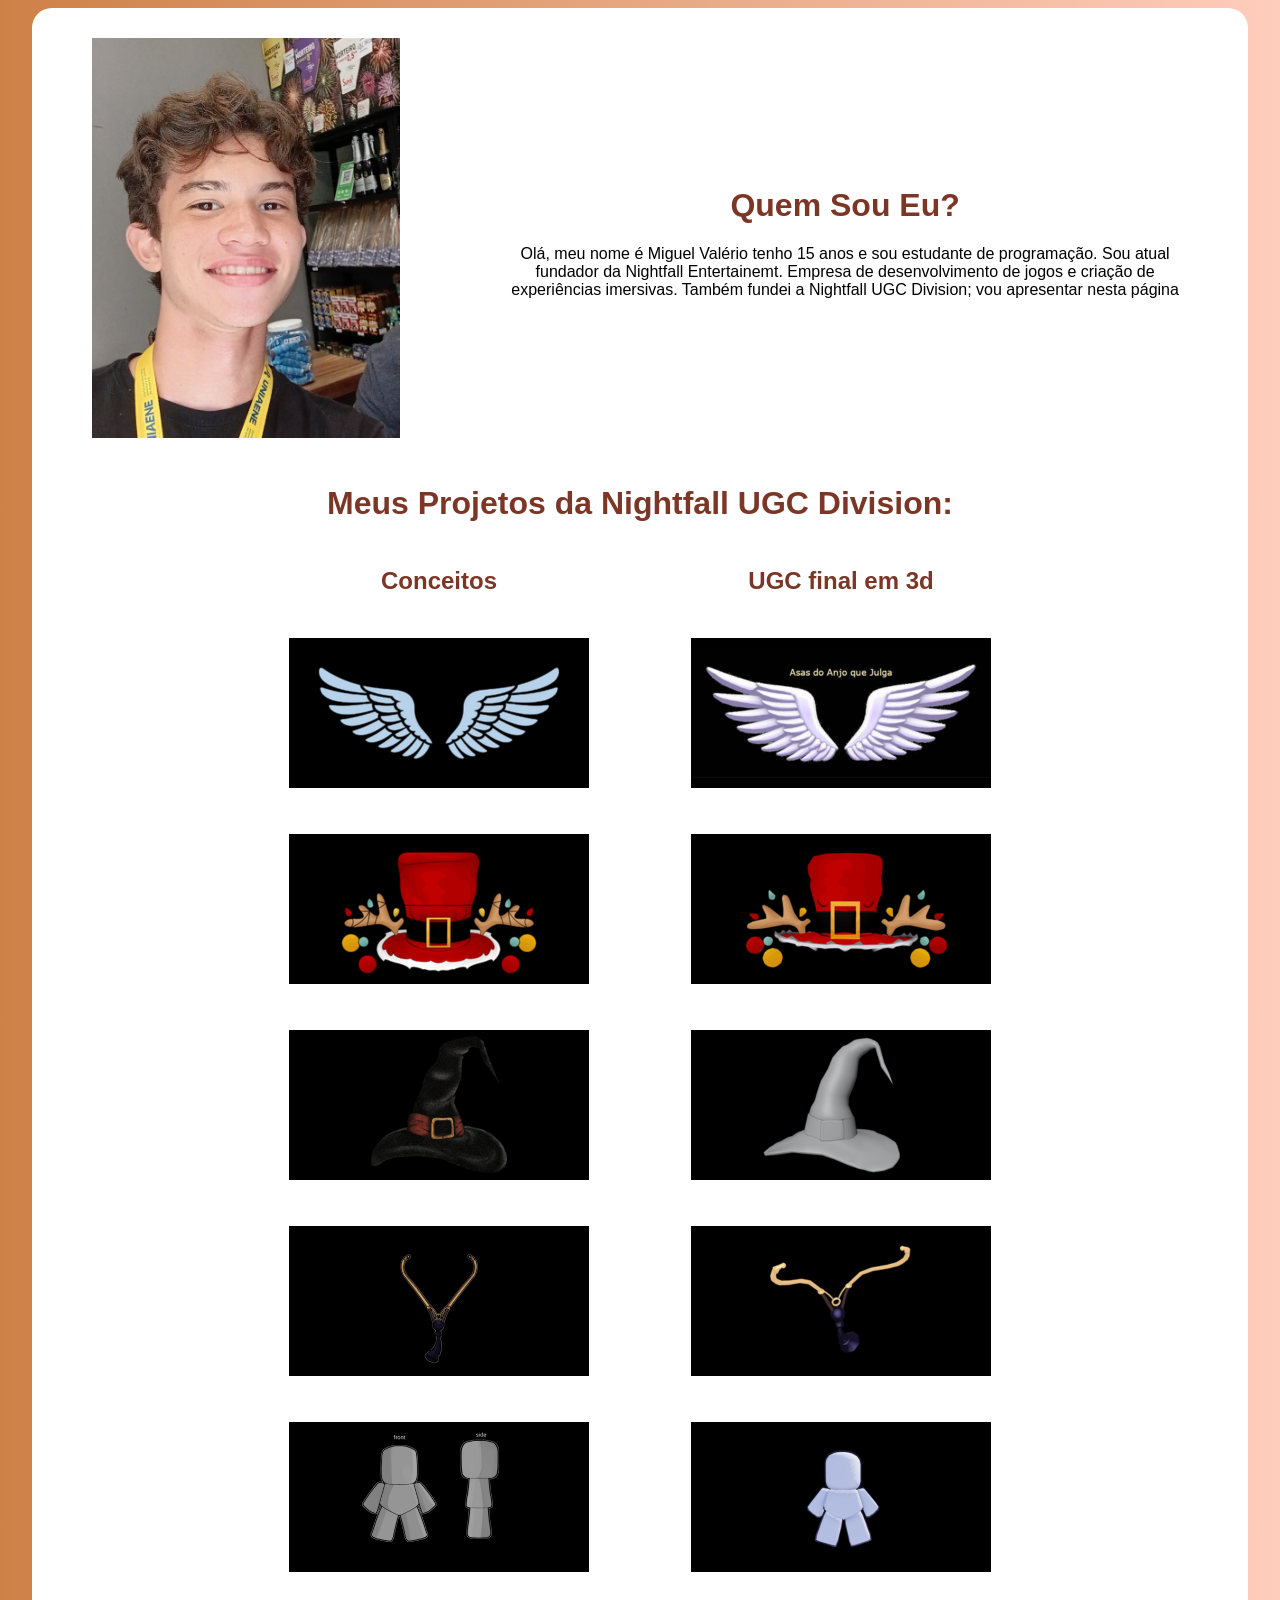
<file: Projeto 001/index.html>
<!DOCTYPE html>
<html lang="pt-br">
<head>
    <meta charset="UTF-8">
    <meta name="viewport" content="width=device-width, initial-scale=1.0">
    <link rel="icon" type="image/x-icon" href="Imagens/icon.ico">
    <title>Quem Sou Eu</title>
    
    <link rel="stylesheet" href="style.css">
</head>
<body>
    <main>
        <table>
            <tr>
                <td><img height="400px" src="Imagens/minhafot.jpg" alt="Selfie Miguel Valério"></td>
                <td>
                    <h1>Quem Sou Eu?</h1>
                    <p>Olá, meu nome é Miguel Valério tenho 15 anos e sou estudante de programação. Sou atual fundador da Nightfall Entertainemt. Empresa de desenvolvimento de jogos e criação de experiências imersivas. Também fundei a Nightfall UGC Division; vou apresentar nesta página</p>
                </td>
            </tr>
        </table>

        <h1>Meus Projetos da Nightfall UGC Division:</h1>
        
        <table>
            <tr>
                <th><h2>Conceitos</h2></th>
                <th><h2>UGC final em 3d</h2></th>
            </tr>
            <tr>
                <td><img src="Imagens/nightfall/1.png" alt=""></td>
                <td><img src="Imagens/nightfall/2.png" alt=""></td>
            </tr>
            <tr>
                <td><img src="Imagens/nightfall/3.png" alt=""></td>
                <td><img src="Imagens/nightfall/4.png" alt=""></td>
            </tr>
            <tr>
                <td><img src="Imagens/nightfall/5.png" alt=""></td>
                <td><img src="Imagens/nightfall/6.png" alt=""></td>
            </tr>
            <tr>
                <td><img src="Imagens/nightfall/7.png" alt=""></td>
                <td><img src="Imagens/nightfall/8.png" alt=""></td>
            </tr>
            <tr>
                <td><img src="Imagens/nightfall/9.png" alt=""></td>
                <td><img src="Imagens/nightfall/10.png" alt=""></td>
            </tr>
        </table>
        
    </main>

</body>
</html>
</file>
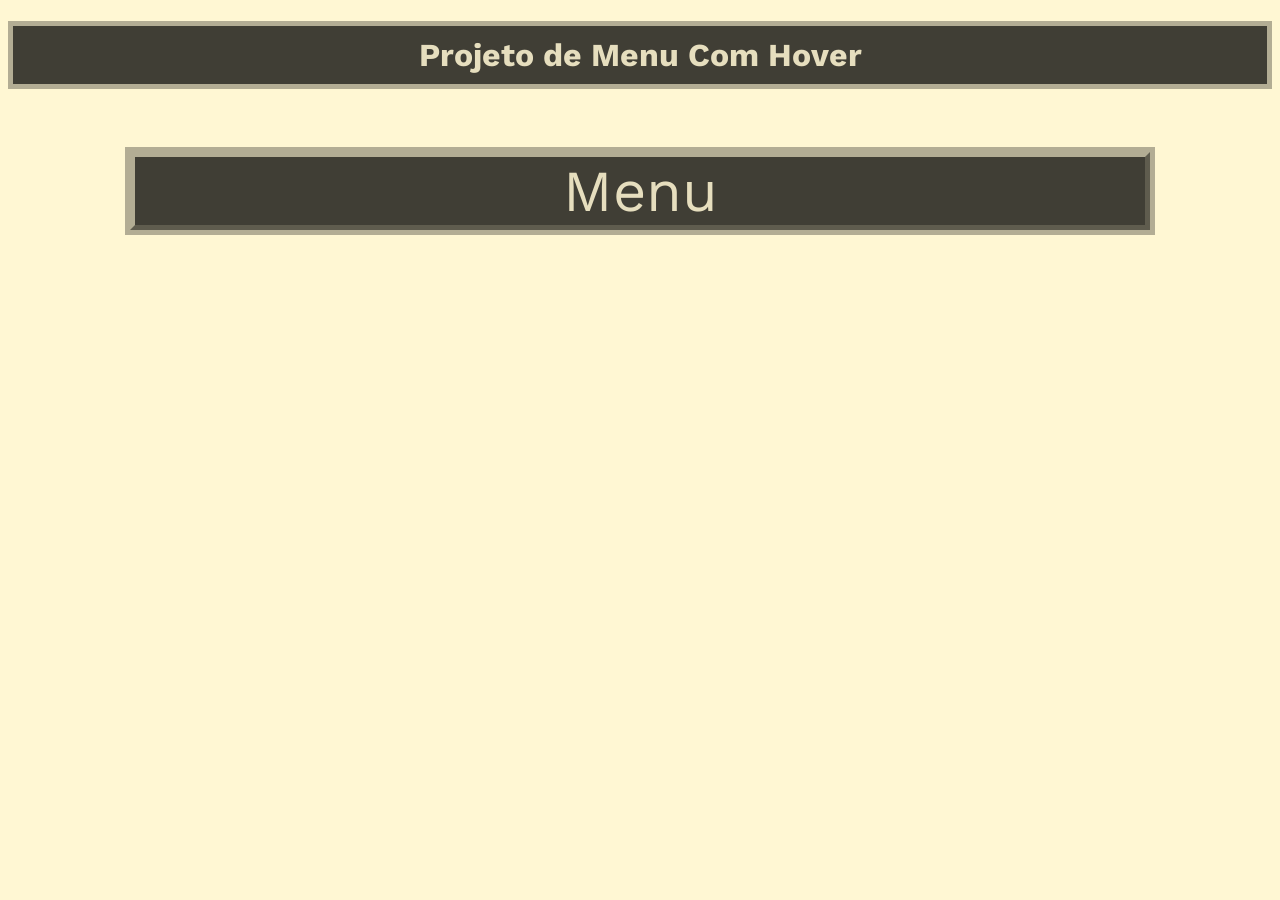
<file: Projeto 003/index.html>
<!DOCTYPE html>
<html lang="en">
<head>
    <meta charset="UTF-8">
    <meta name="viewport" content="width=device-width, initial-scale=1.0">
    <title>Projeto de Menu</title>
    <link rel="stylesheet" href="style.css">
</head>
<body>
    <h1>Projeto de Menu Com Hover</h1>
    <div>
        Menu
        <p><a href="#">Inicio</a></p>
        <p><a href="#">Sobre</a></p>
        <p><a href="#">Contato</a></p>
    </div>


</body>
</html>
</file>
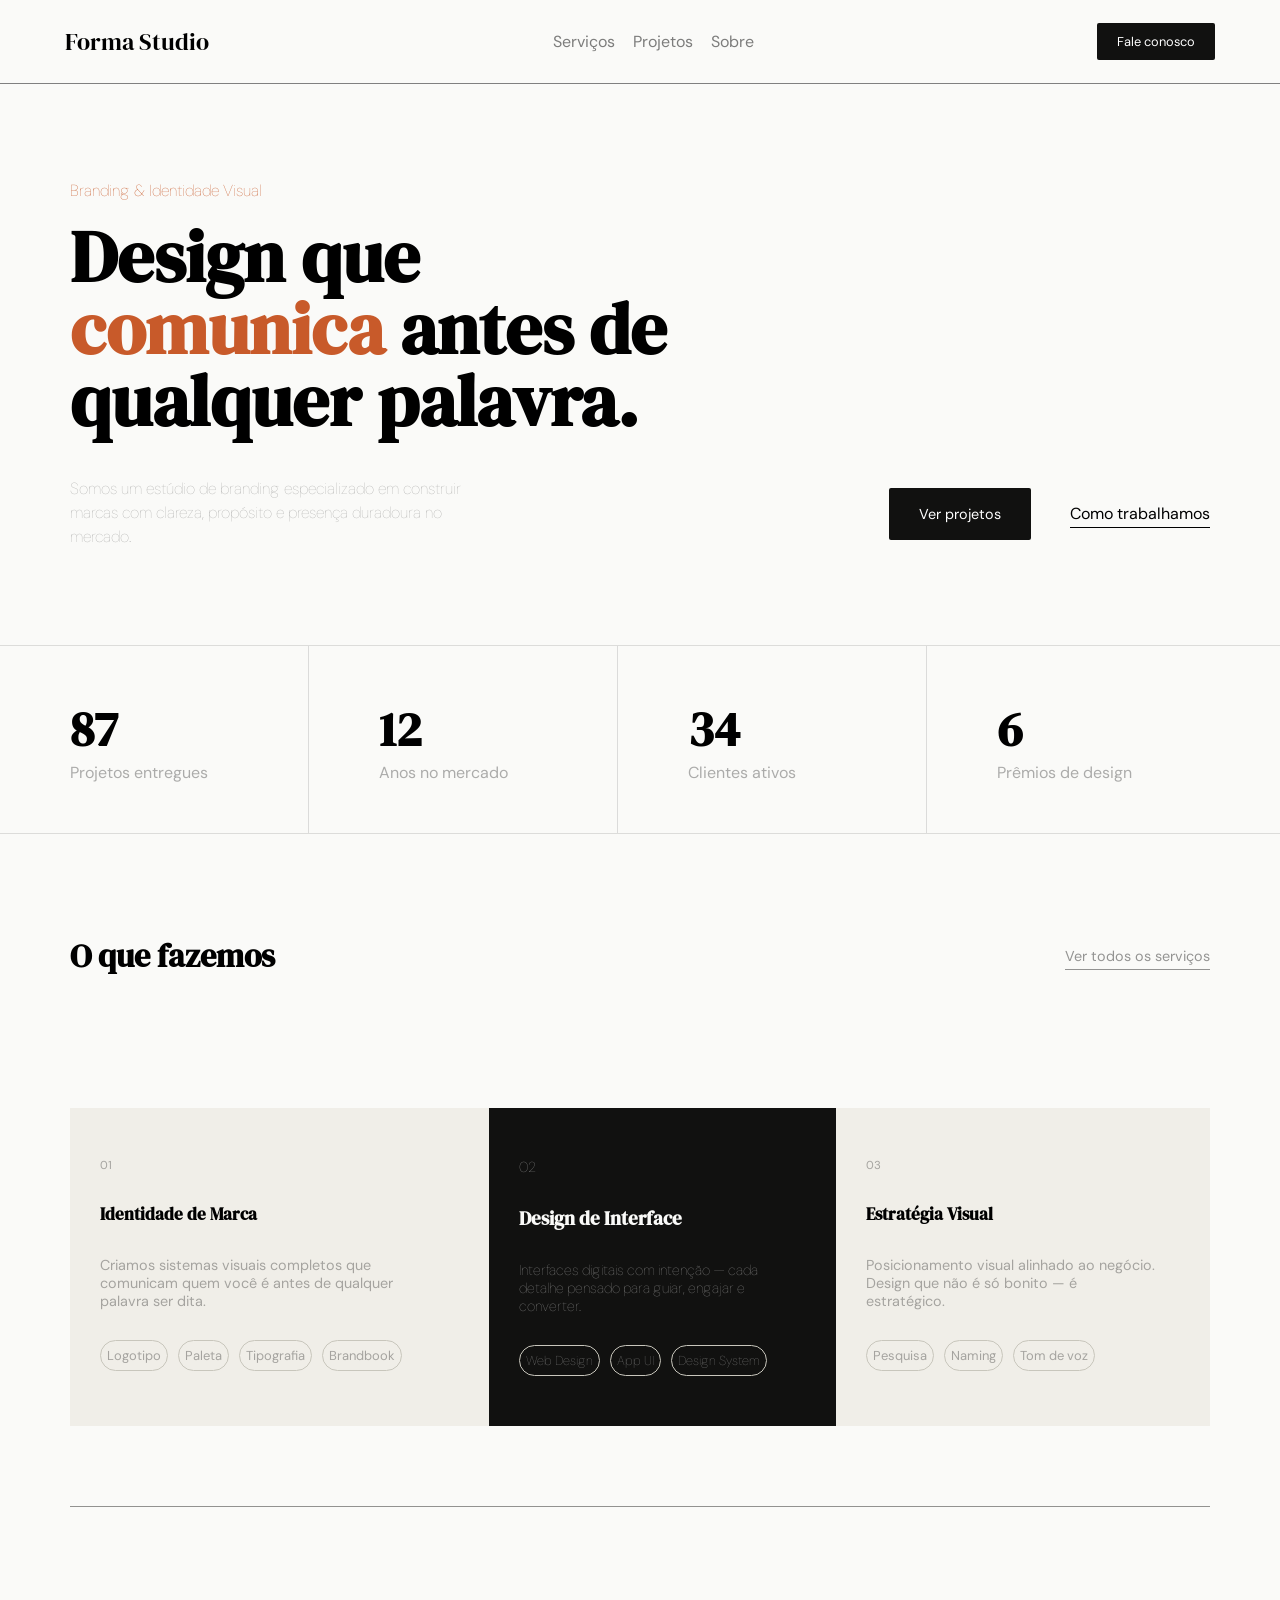
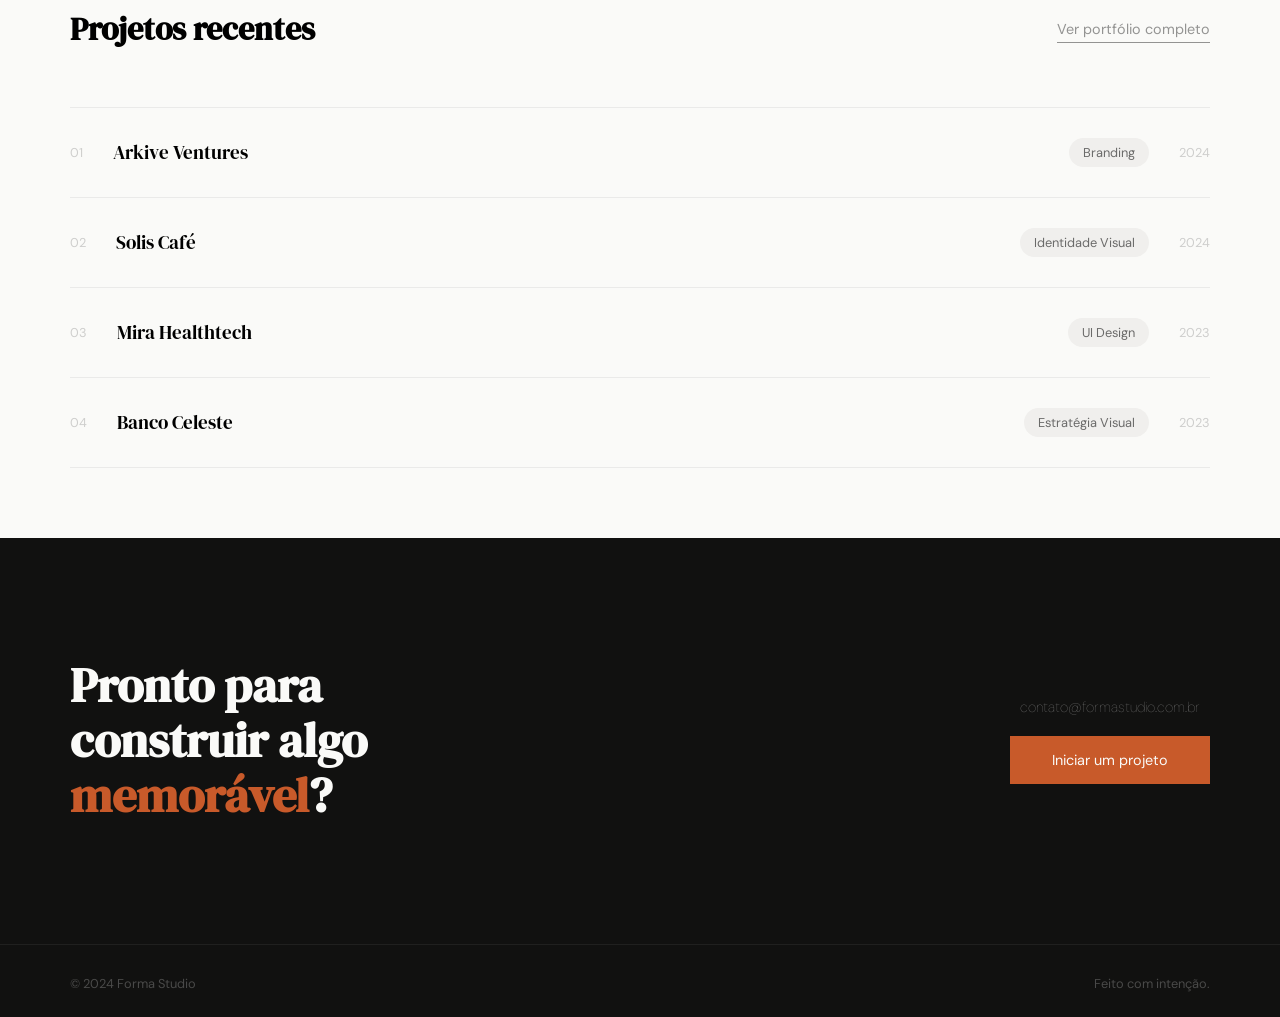
<file: Projeto 004/index.html>
<!DOCTYPE html>
<html lang="en">
<head>
    <meta charset="UTF-8">
    <meta name="viewport" content="width=device-width, initial-scale=1.0">
    <title>Forma Studio</title>
    <link rel="stylesheet" href="style.css">
</head>
<body>
    <header>
        <p>Forma Studio</p>

        <nav>
            <a href="#">Serviços</a>
            <a href="#">Projetos</a>
            <a href="#">Sobre</a>
        </nav>

        <a href="#">Fale conosco</a>
    </header>
    
    
    <main>
        <section id="hero">
            <p>Branding & Identidade Visual</p>
            <h1>Design que <span class="destaque">comunica</span> antes de qualquer palavra.</h1>
            <div>
                <p>Somos um estúdio de branding especializado em construir marcas com clareza, propósito e presença duradoura no mercado.</p>
                <div class="links">
                    <a id="link1" href="#">Ver projetos</a>
                    <a id="link2" href="#">Como trabalhamos</a>
                </div>
            </div>
        </section>

        <section id="graficos">
            <div>
                <h3>87</h3>
                <p>Projetos entregues</p>
            </div>
            <div>
                <h3>12</h3>
                <p>Anos no mercado</p>
            </div>
            <div>
                <h3>34</h3>
                <p>Clientes ativos</p>
            </div>
            <div>
                <h3>6</h3>
                <p>Prêmios de design</p>
            </div>
        </section>

        <section id="servicos">
            <div>
                <h3>O que fazemos</h3>
                <a href="#">Ver todos os serviços</a>
            </div>

            <section>
                <article class="servico" id="servico1">
                    <p class="number">01</p>
                    <h3>Identidade de Marca</h3>
                    <p>Criamos sistemas visuais completos que comunicam quem você é antes de qualquer palavra ser dita.</p>
                    <ul>
                        <li>Logotipo</li>
                        <li>Paleta</li>
                        <li>Tipografia</li>
                        <li>Brandbook</li>
                    </ul>
                </article>
                <article class="servico" id="servico2">
                    <p class="number">02</p>
                    <h3>Design de Interface</h3>
                    <p>Interfaces digitais com intenção — cada detalhe pensado para guiar, engajar e converter.</p>
                    <ul>
                        <li>Web Design</li>
                        <li>App UI</li>
                        <li>Design System</li>
                    </ul>
                </article>
                <article class="servico" id="servico3">
                    <p class="number">03</p>
                    <h3>Estratégia Visual</h3>
                    <p>Posicionamento visual alinhado ao negócio. Design que não é só bonito — é estratégico.</p>
                    <ul>
                        <li>Pesquisa</li>
                        <li>Naming</li>
                        <li>Tom de voz</li>
                    </ul>
                </article>
            </section>
        </section>

        <section id="projetos">
            <div class="header">
                <h2>Projetos recentes</h2>
                <a href="#">Ver portfólio completo</a>
            </div>
            <div class="projeto">
                <div>
                    <p class="number2">01</p>
                    <h3>Arkive Ventures</h3>
                </div>
                <div>
                    <p class="objetivo">Branding</p>
                    <p class="ano">2024</p>
                </div>
            </div>
            <div class="projeto">
                <div>
                    <p class="number2">02</p>
                    <h3>Solis Café</h3>
                </div>
                <div>
                    <p class="objetivo">Identidade Visual</p>
                    <p class="ano">2024</p>
                </div>
            </div>
            <div class="projeto">
                <div>
                    <p class="number2">03</p>
                    <h3>Mira Healthtech</h3>
                </div>
                <div>
                    <p class="objetivo">UI Design</p>
                    <p class="ano">2023</p>
                </div>
            </div>
            <div class="projeto">
                <div>
                    <p class="number2">04</p>
                    <h3>Banco Celeste</h3>
                </div>
                <div>
                    <p class="objetivo">Estratégia Visual</p>
                    <p class="ano">2023</p>
                </div>
            </div>
        </section>
    </main>

    <footer>
        <article>
            <h2>Pronto para construir algo <span>memorável</span>?</h2>
            <div>
                <p>contato@formastudio.com.br</p>
                <a href="">Iniciar um projeto</a>
            </div>
        </article>
        <div>
            <p>&copy; 2024 Forma Studio</p>
            <p>Feito com intenção.</p>
        </div>
    </footer>
</body>
</html>
</file>
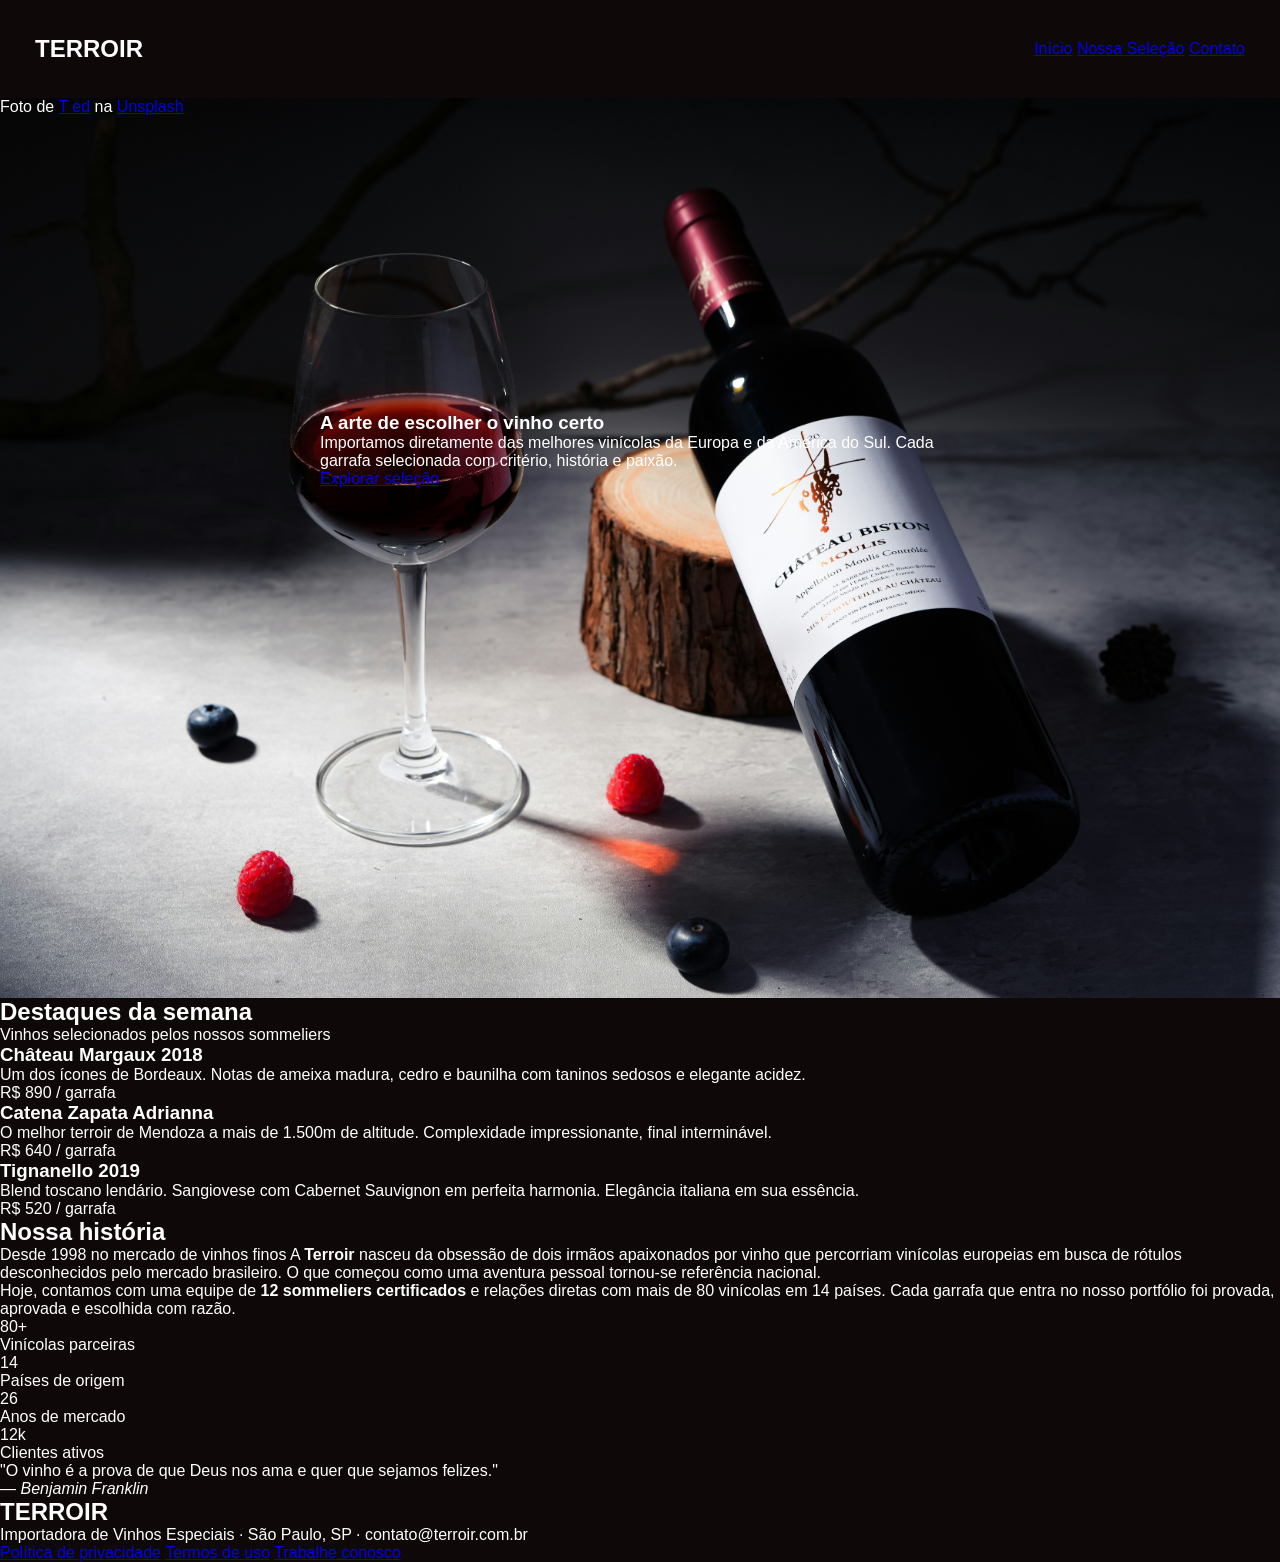
<file: Projeto 005/index.html>
<!DOCTYPE html>
<html lang="pt-br">
<head>
    <meta charset="UTF-8">
    <meta name="viewport" content="width=device-width, initial-scale=1.0">
    <title>TERROIR</title>
    <link rel="stylesheet" href="style.css">
</head>
<body>
    <header>
        <article>
            <h2>TERROIR</h2>
        </article>
        <nav>
            <a href="#">Início</a>
            <a href="#">Nossa Seleção</a>
            <a href="#">Contato</a>
        </nav>
    </header>

    <main>
        <section id="hero">
            <article>
                <h1>A arte de escolher o vinho certo</h1>
                <p>Importamos diretamente das melhores vinícolas da Europa e da América do Sul. Cada garrafa selecionada com critério, história e paixão.</p>
                <a href="#">Explorar seleção</a>
            </article>
            <p>Foto de <a href="https://unsplash.com/pt-br/@orange_uncle?utm_source=unsplash&utm_medium=referral&utm_content=creditCopyText">T ed</a> na <a href="https://unsplash.com/pt-br/fotografias/uma-garrafa-de-vinho-ao-lado-de-um-copo-de-vinho-hOgog7l-iuY?utm_source=unsplash&utm_medium=referral&utm_content=creditCopyText">Unsplash</a></p>
      
        </section>
        <section id="destaques">
            <h2>Destaques da semana</h2>
            <p>Vinhos selecionados pelos nossos sommeliers</p>
            <article>
                <h3>Château Margaux 2018</h3>
                <p class="descricao-vinho">Um dos ícones de Bordeaux. Notas de ameixa madura, cedro e baunilha com taninos sedosos e elegante acidez.</p>
                <p class="preco-vinho"><span>R$ 890</span> / garrafa</p>
            </article>
            <article>
                <h3>Catena Zapata Adrianna</h3>
                <p class="descricao-vinho">O melhor terroir de Mendoza a mais de 1.500m de altitude. Complexidade impressionante, final interminável.</p>
                <p class="preco-vinho"><span>R$ 640</span> / garrafa</p>
            </article>
            <article>
                <h3>Tignanello 2019</h3>
                <p class="descricao-vinho">Blend toscano lendário. Sangiovese com Cabernet Sauvignon em perfeita harmonia. Elegância italiana em sua essência.</p>
                <p class="preco-vinho"><span>R$ 520</span> / garrafa</p>
            </article>
        </section>
        <section id="historia">
            <h2>Nossa história</h2>
            <p>Desde 1998 no mercado de vinhos finos
            A <strong>Terroir</strong> nasceu da obsessão de dois irmãos apaixonados por vinho que percorriam vinícolas europeias em busca de rótulos desconhecidos pelo mercado brasileiro. O que começou como uma aventura pessoal tornou-se referência nacional.</p>
            <p>Hoje, contamos com uma equipe de <strong>12 sommeliers certificados</strong> e relações diretas com mais de 80 vinícolas em 14 países. Cada garrafa que entra no nosso portfólio foi provada, aprovada e escolhida com razão.</p>
        </section>
        <section id="dados">
            <div>
                80+
                <p>Vinícolas parceiras</p>
            </div>
            <div>
                14
                <p>Países de origem</p>
            </div>
            <div>
                26
                <p>Anos de mercado</p>
            </div>
            <div>
                12k
                <p>Clientes ativos</p>
            </div>
        </section>
        <blockquote>
        
            <p>"O vinho é a prova de que Deus nos ama e quer que sejamos felizes."</p>
            <footer>— <cite>Benjamin Franklin</cite></footer>
        </blockquote>
    </main>

    <footer>
        <h2>TERROIR</h2>
        <p>Importadora de Vinhos Especiais · São Paulo, SP · contato@terroir.com.br</p>
        <nav>
            <a href="#">Política de privacidade</a>
            <a href="#">Termos de uso</a> 
            <a href="#">Trabalhe conosco</a>
        </nav>
    </footer>
</body>
</html>
</file>
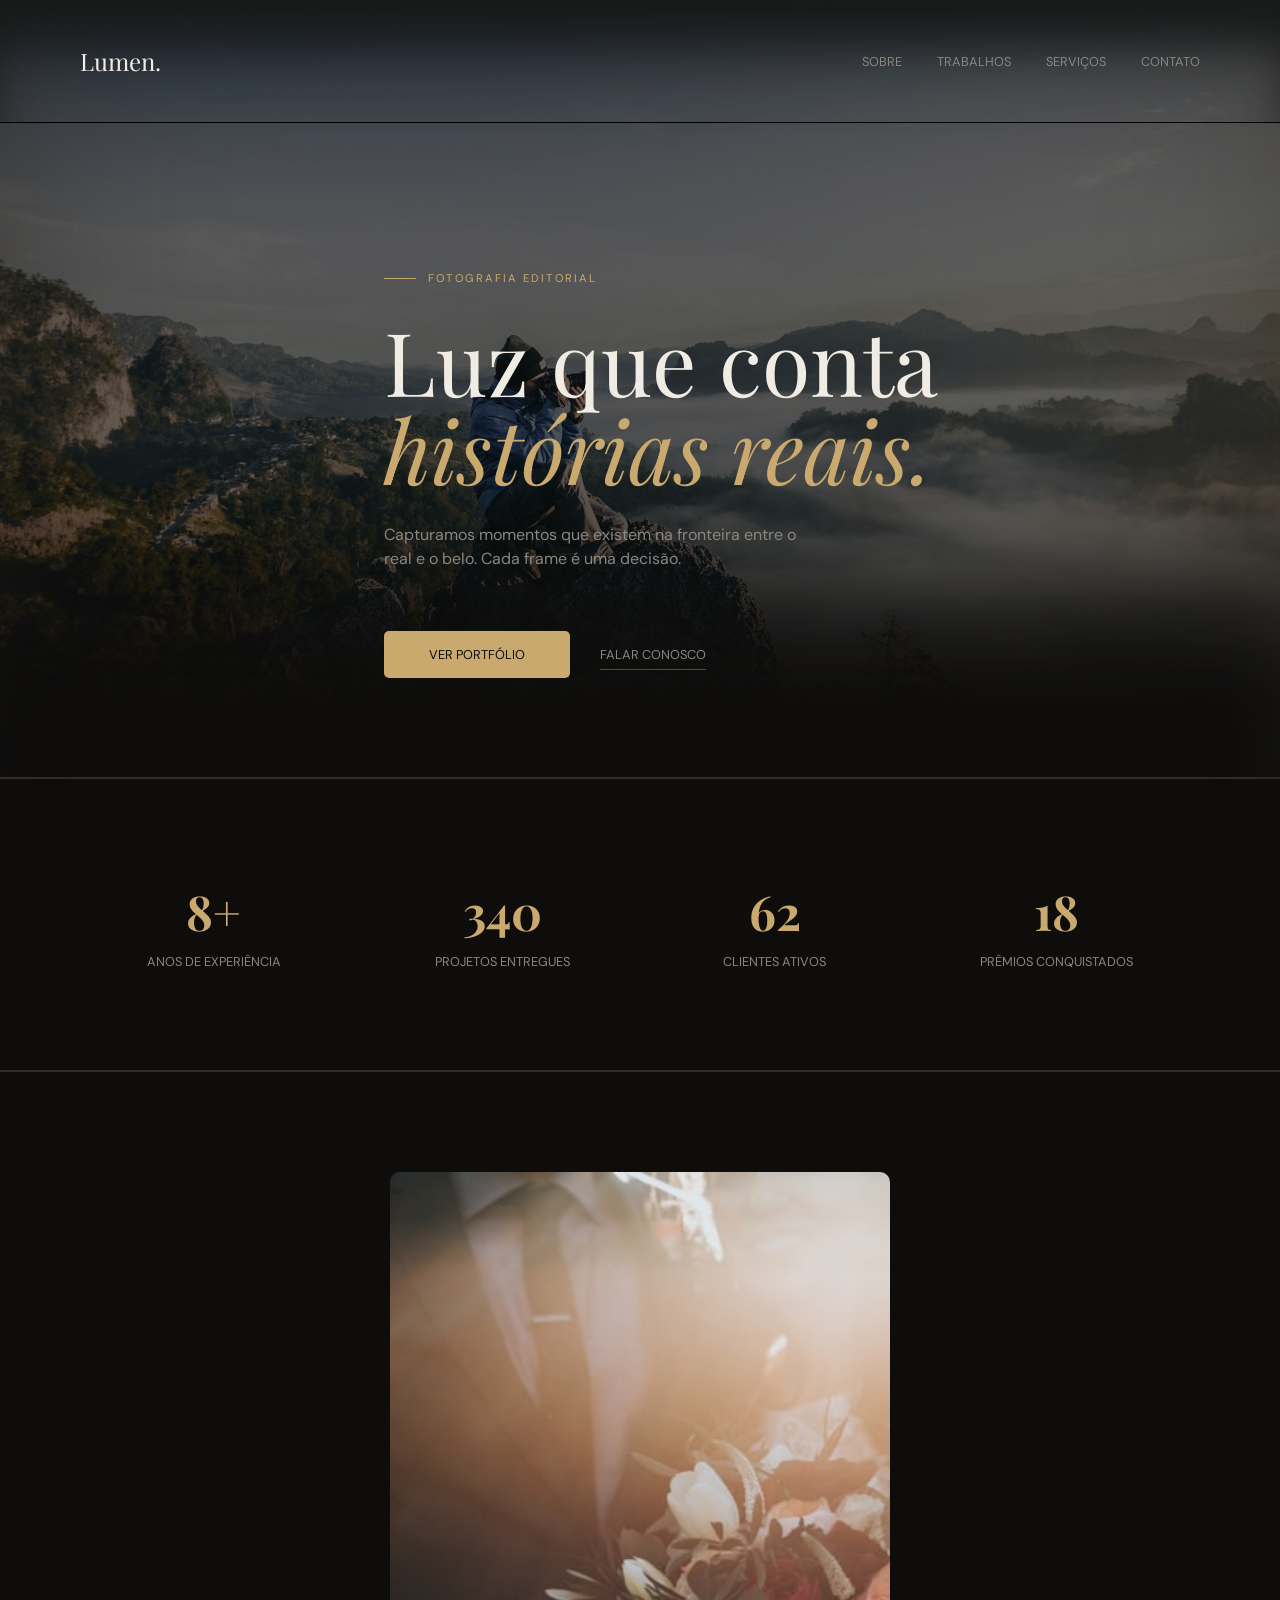
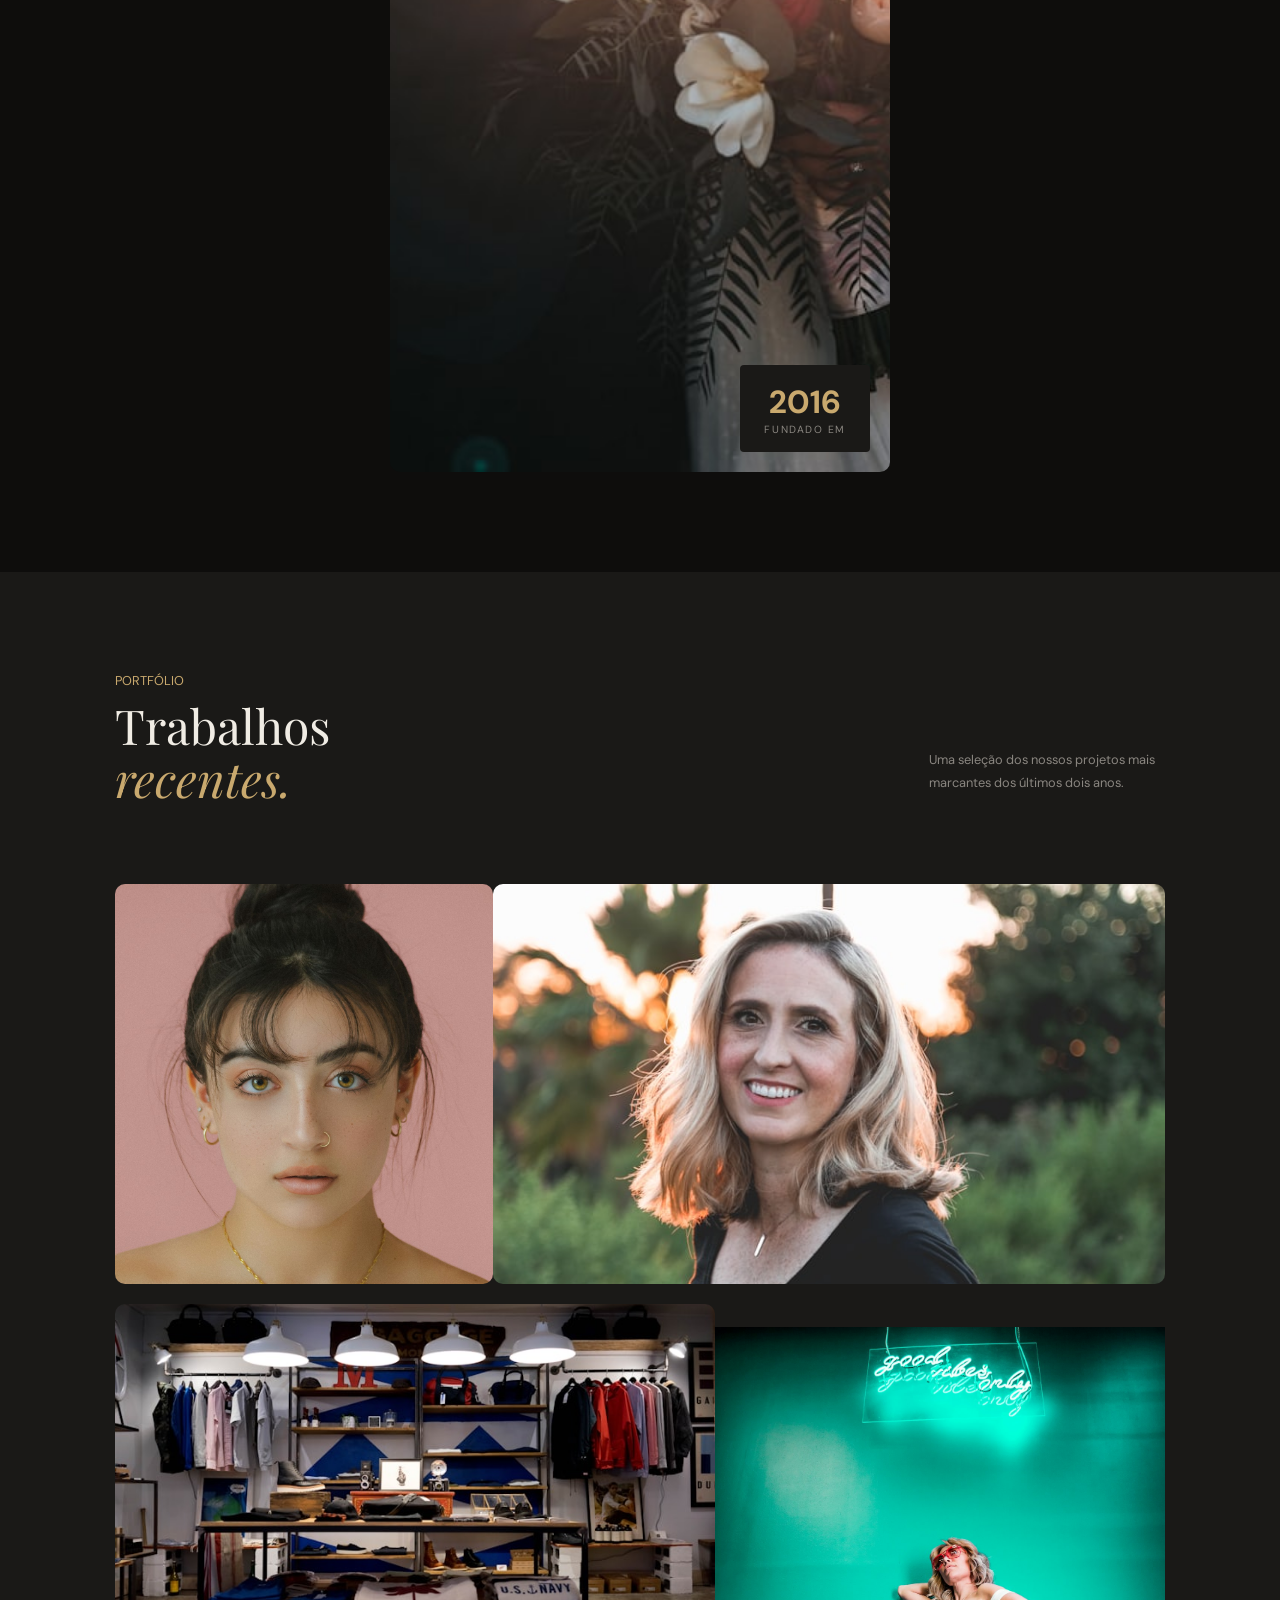
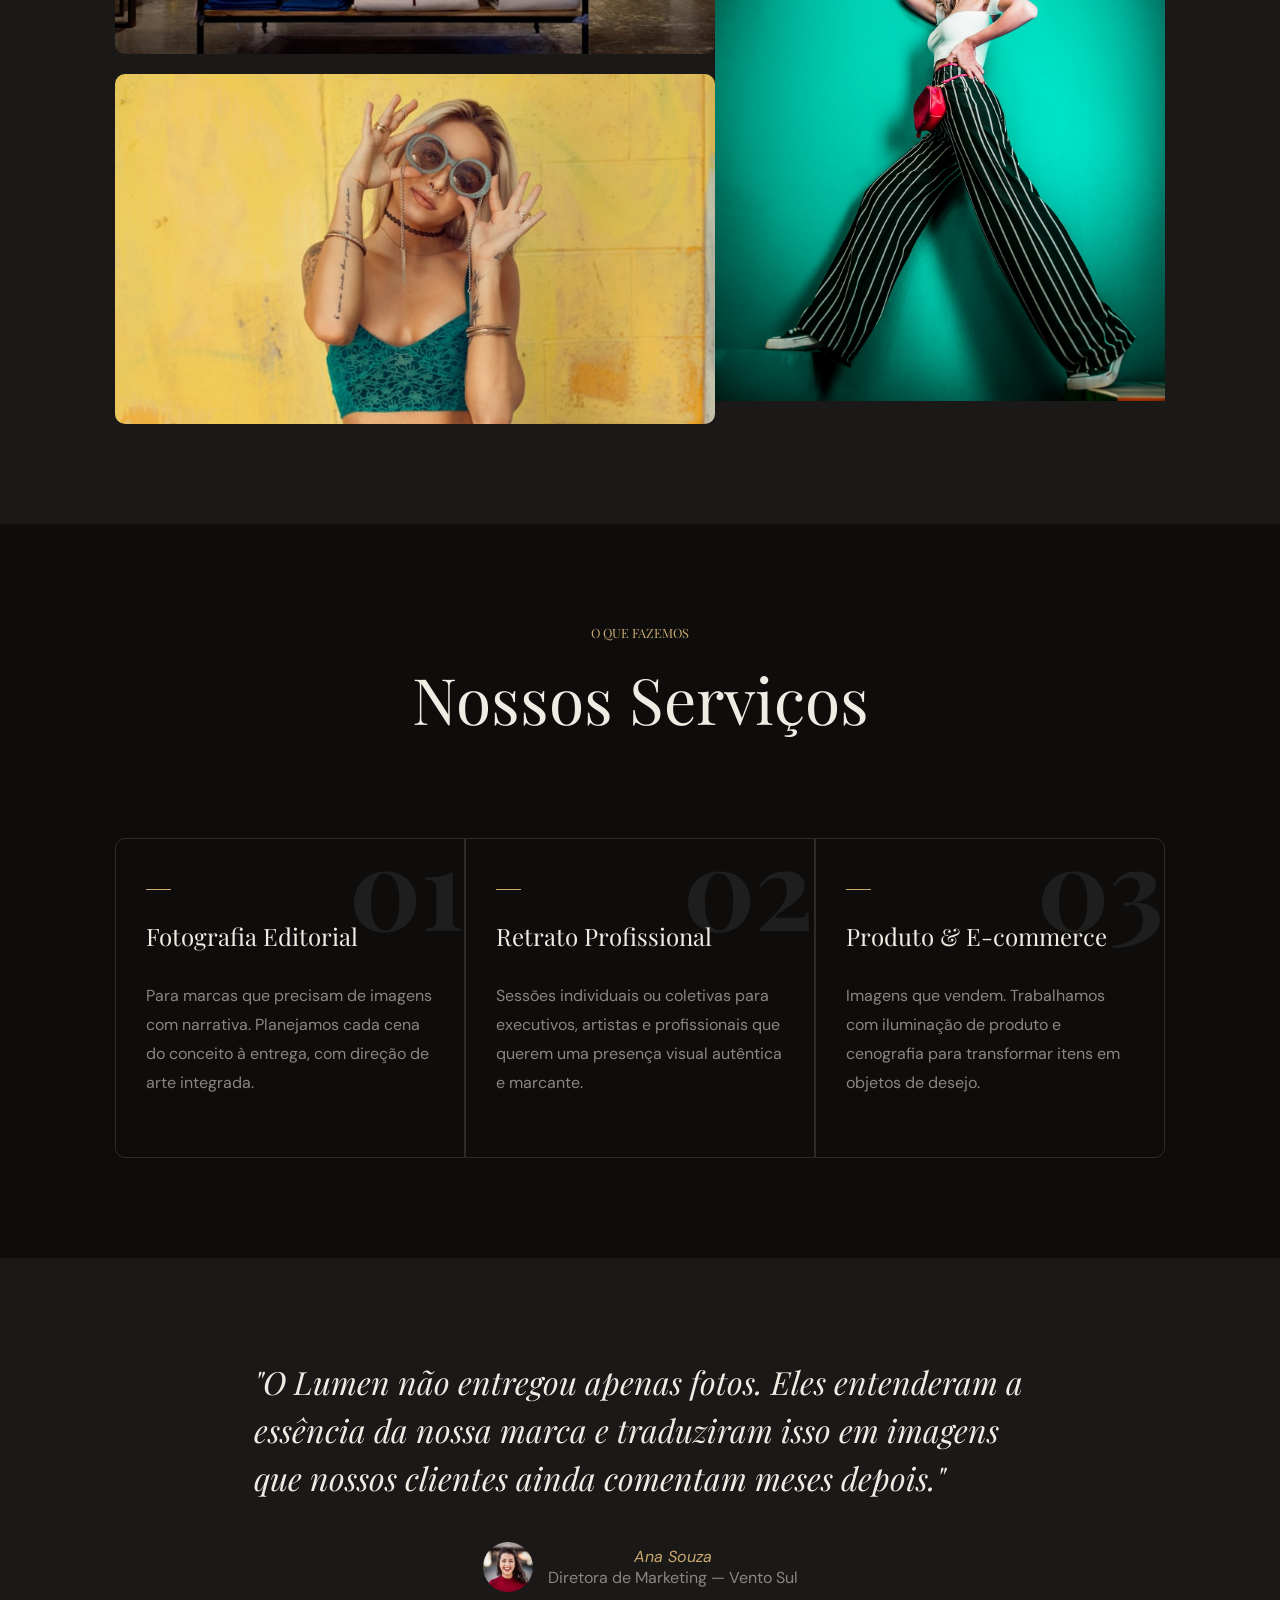
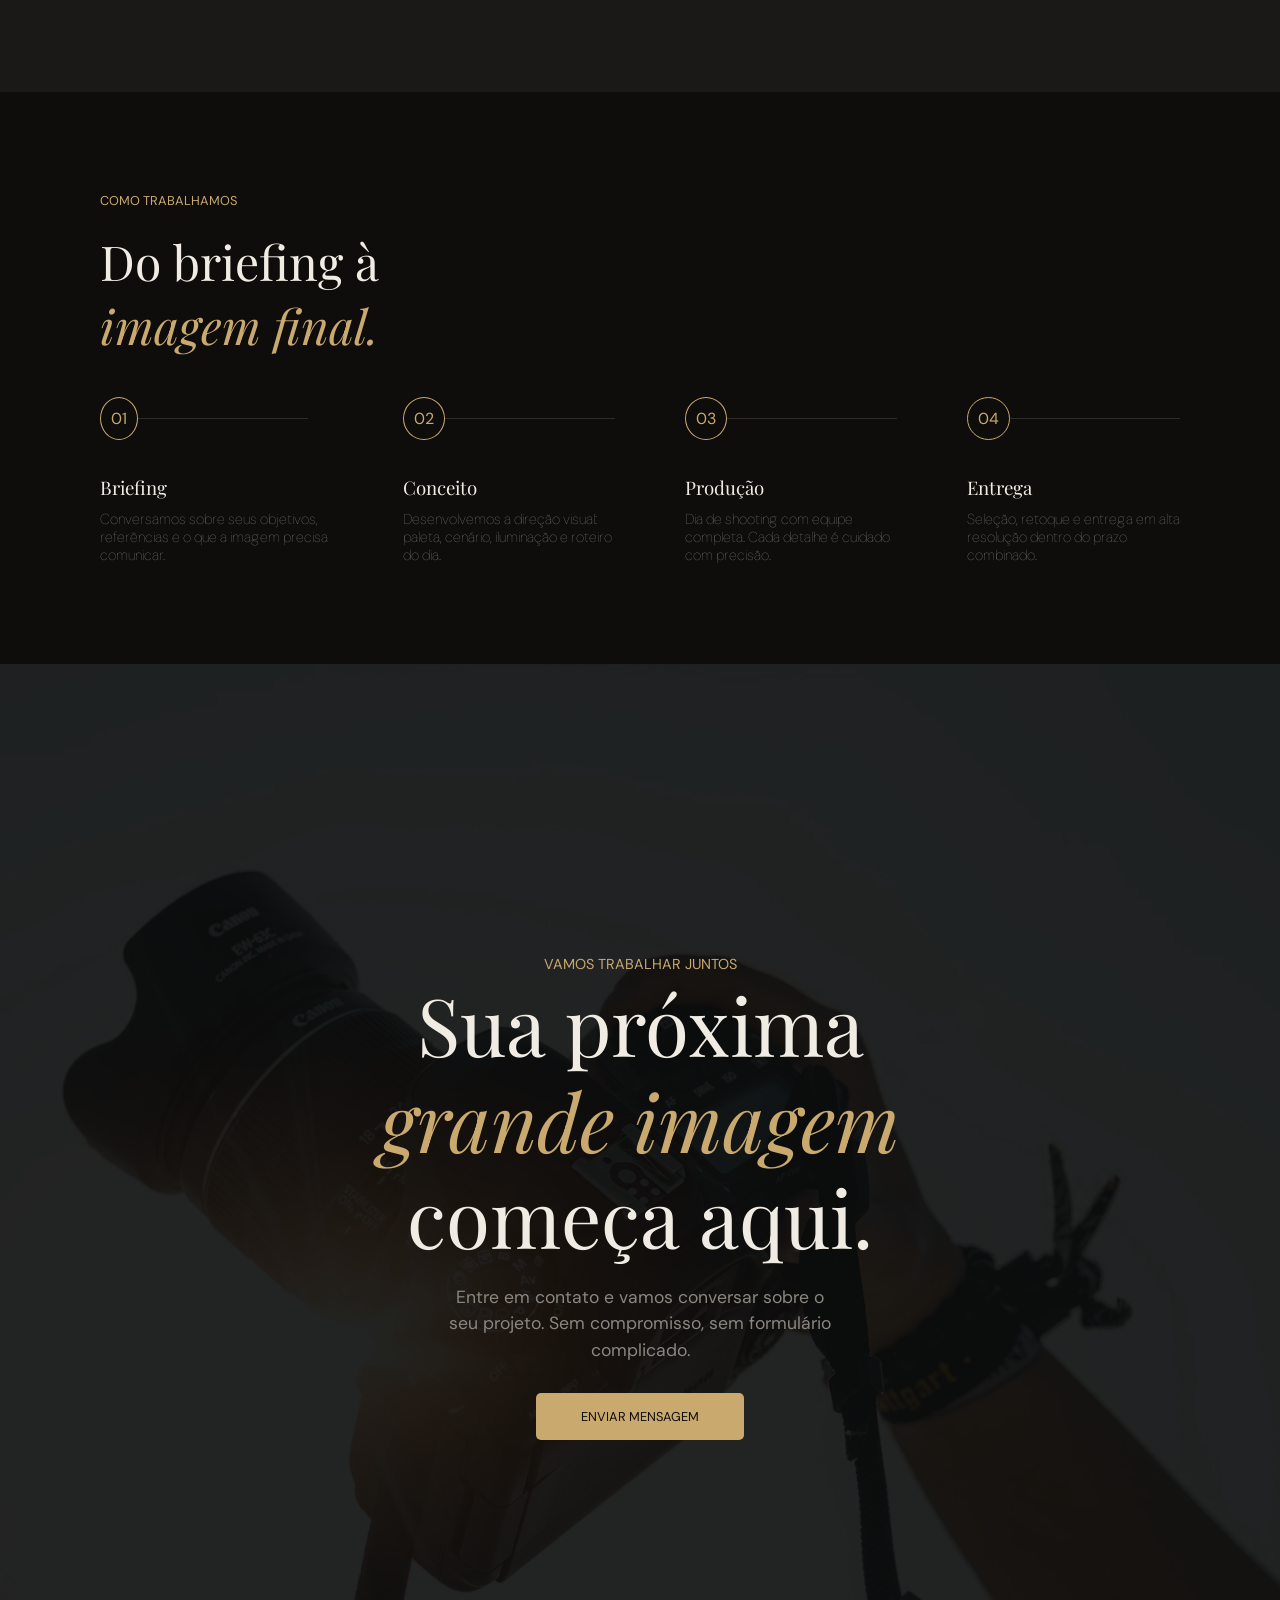
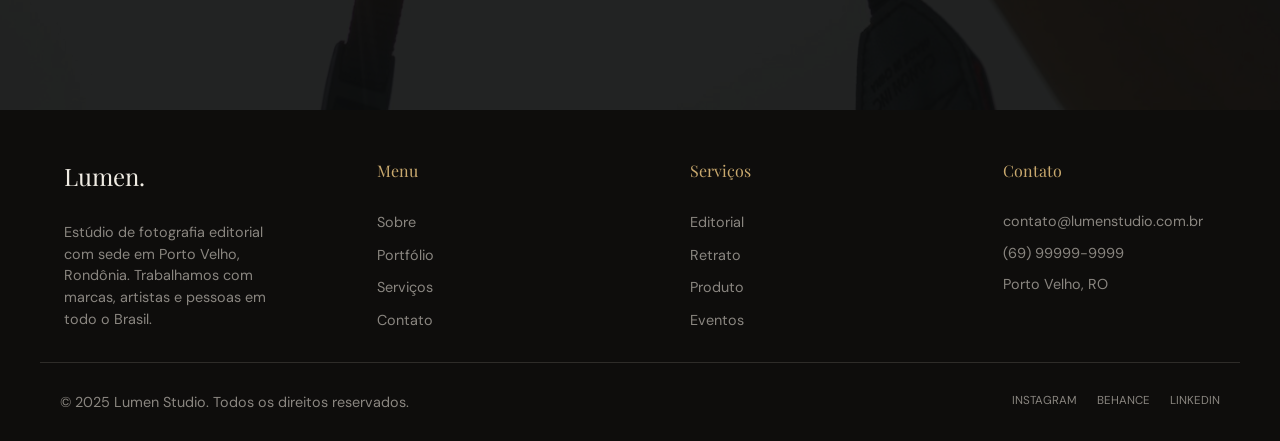
<file: Projeto 006/index.html>
<!DOCTYPE html>
<html lang="pt-br">
<head>
    <meta charset="UTF-8">
    <meta name="viewport" content="width=device-width, initial-scale=1.0">
    <title>Lumen Studio — Fotografia Editorial</title>
    <link rel="stylesheet" href="estilos/style.css">
</head>
<body>
    <header>
        <span>Lumen.</span>
        <nav>
            <a href="#">Sobre</a>
            <a href="#">Trabalhos</a>
            <a href="#">Serviços</a>
            <a href="#">Contato</a>
        </nav>
    </header>

    <main>
        <section id="hero">
            <div>
                <p class="toptitulo">Fotografia Editorial</p>
                <h1>
                    Luz que conta
                    <span>histórias reais.</span>
                </h1>
                <p>
                    Capturamos momentos que existem na fronteira entre o real e o belo.
                    Cada frame é uma decisão.
                </p>
                <div>
                    <a href="#" id="verportfolio">Ver Portfólio</a>
                    <a href="#" id="falarconosco">Falar Conosco</a>
                </div>
            </div>
        </section>
        
        <section id="graficos">
            <div>
                <span>8+</span>
                <p>Anos de experiência</p>
            </div>
            <div>
                <span>340</span>
                <p>Projetos entregues</p>
            </div>
            <div>
                <span>62</span>
                <p>Clientes ativos</p>
            </div>
            <div>
                <span>18</span>
                <p>Prêmios conquistados</p>
            </div>
        </section>
        
        <section id="sobre">
            
            <div class="sobreimg">
                <img src="imagens/sobre.jpg" alt="Casal de noivos em traje de casamento segurando um buquê de flores, iluminados pela luz do pôr do sol">
                <div class="since">
                <span>2016</span>
                <p>Fundado em</p>
            </div>

            <div class="inf1">
                <span class="toptitulo"></span>
                <p class="toptitulo2">Quem somos</p>
                <h2>
                    Não fotografamos
                    objetos. Fotografamos
                    <span>sentimentos</span>.
                </h2>
                <p class="sobrep">Lumen é um estúdio de fotografia editorial fundado em Rondônia com a crença de que uma imagem bem feita não precisa de legenda. Trabalhamos com marcas, artistas e pessoas que querem comunicar com profundidade.</p>
                <p class="sobrep">Cada projeto começa com escuta. Entendemos o que você quer transmitir antes de ligar qualquer equipamento.</p>
                <ul>
                    <li>Direção de arte incluída em todos os projetos</li>
                    <li>Equipe de 5 fotógrafos especializados</li>
                    <li>Estúdio próprio de 180m² em Porto Velho</li>
                    <li>Entrega em até 7 dias úteis</li>
                </ul>
            </div>
        </section>
        
        <section id="portfolio">
            <div class="title">
                <div>
                    <span>Portfólio</span>
                    <h2>
                        Trabalhos
                        <span>recentes.</span>
                    </h2>
                </div>
                <p>Uma seleção dos nossos projetos mais marcantes dos últimos dois anos.</p>
            </div>

            <div id="GP1">
                <div class="projeto" id="POutono">
                    <div>
                        <span>Moda Editorial</span>
                        <h3>Coleção Outono</h3>
                    </div>
                </div>
                <div class="projeto" id="PRetrato">
                    <div>
                        <span>Retrato</span>
                        <h3>Identidade Visual</h3>
                    </div>
                </div>
            </div>
            <div id="GP2">
                <div>
                    <div class="projeto" id="PProduto">
                        <div>
                            <span>Produto</span>
                            <h3>Campanha Verão</h3>
                        </div>
                    </div>
                    <div class="projeto" id="PLifestyle">
                        <div>
                            <span>Lifestyle</span>
                            <h3>Série Urbana</h3>
                        </div>
                    </div>
                </div>
                <div class="projeto" id="PArte">
                    <div>
                        <span>Arte & Cultura</span>
                        <h3>Movimento</h3>
                    </div>
                </div>
            </div>
        </section>
        
        <section id="servicos">
            <div>
                <span>O que fazemos</span>
                <h2>Nossos Serviços</h2>
            </div>
            <article>
                <div>
                    <span class="traco"></span>
                    <span class="number">01</span>
                    <h3>Fotografia Editorial</h3>
                    <p>Para marcas que precisam de imagens com narrativa. Planejamos cada cena do conceito à entrega, com direção de arte integrada.</p>
                </div>
                <div>
                    <span class="traco"></span>
                    <span class="number">02</span>
                    <h3>Retrato Profissional</h3>
                    <p>Sessões individuais ou coletivas para executivos, artistas e profissionais que querem uma presença visual autêntica e marcante.</p>
                </div>
                <div>
                    <span class="traco"></span>
                    <span class="number">03</span>
                    <h3>Produto & E-commerce</h3>
                    <p>Imagens que vendem. Trabalhamos com iluminação de produto e cenografia para transformar itens em objetos de desejo.</p>
                </div>
            </article>
        </section>
        
        <blockquote>
            <p>"O Lumen não entregou apenas fotos. Eles entenderam a essência da nossa marca e traduziram isso em imagens que nossos clientes ainda comentam meses depois."</p>
            <footer id="footer-depoimento">
                <img src="imagens/depoimento2.png" alt="Imagem de Ana Souza">
                <div>
                    <cite>Ana Souza</cite>
                    Diretora de Marketing — Vento Sul
                </div>
            </footer>
        </blockquote>
        
        <section id="comotrabalhamos">
            <div>
                <p>Como trabalhamos</p>
                <h2>
                    Do briefing à <br>
                    <span>imagem final.</span>
                </h2>
            </div>
            <article>
                <div>
                    <div>
                        <span class="numero">01</span>
                        <span class="traço"></span>
                    </div>
                    <h3>Briefing</h3>
                    <p>Conversamos sobre seus objetivos, referências e o que a imagem precisa comunicar.</p>
                </div>
                <div>
                    <div>
                        <span class="numero">02</span>
                        <span class="traço"></span>
                    </div>
                    <h3>Conceito</h3>
                    <p>Desenvolvemos a direção visual: paleta, cenário, iluminação e roteiro do dia.</p>
                </div>
                <div>
                    <div>
                        <span class="numero">03</span>
                        <span class="traço"></span>
                    </div>
                    <h3>Produção</h3>
                    <p>Dia de shooting com equipe completa. Cada detalhe é cuidado com precisão.</p>
                </div>
                <div>
                    <div>
                        <span class="numero">04</span>
                        <span class="traço"></span>
                    </div>
                    <h3>Entrega</h3>
                    <p>Seleção, retoque e entrega em alta resolução dentro do prazo combinado.</p>
                </div>
            </article>
        </section>

        <section id="cta">
            <article>
                <p class="toptitulo">Vamos trabalhar juntos</p>
                <h2>
                    Sua próxima
                    <span>grande imagem</span>
                    começa aqui.
                </h2>
                <p>Entre em contato e vamos conversar sobre o seu projeto.
                Sem compromisso, sem formulário complicado.</p>
                <a href="#">Enviar Mensagem</a>
            </article>
        </section>
    </main>

    <aside>
        <div>
            <span>Lumen.</span>
            <p>Estúdio de fotografia editorial com sede em Porto Velho, Rondônia. Trabalhamos com marcas, artistas e pessoas em todo o Brasil.</p>
        </div>

        <div>
            <h3>Menu</h3>
            <ul>
                <li><a href="#">Sobre</a></li>
                <li><a href="#">Portfólio</a></li>
                <li><a href="#">Serviços</a></li>
                <li><a href="#">Contato</a></li>
            </ul>
        </div>

        <div>
            <h3>Serviços</h3>
            <ul>
                <li><a href="#">Editorial</a></li>
                <li><a href="#">Retrato</a></li>
                <li><a href="#">Produto</a></li>
                <li><a href="#">Eventos</a></li>
            </ul>
        </div>

        <div id="contato">
            <h3>Contato</h3>
            <a href="mailto:contato@lumenstudio.com.br">contato@lumenstudio.com.br</a>
            <a href="#">(69) 99999-9999</a>
            <a href="#">Porto Velho, RO</a>
        </div>
    </aside>

    <footer id="footer-principal">
        <p>© 2025 Lumen Studio. Todos os direitos reservados.</p>
        <nav>
            <a href="#">Instagram</a>
            <a href="#">Behance</a>
            <a href="#">LinkedIn</a>
        </nav>
    </footer>
</body>
</html>
</file>
<file: Projeto 001/style.css>
@charset "UTF-8";


body {
    background-image: linear-gradient(to left, #FFCDBC, #CE8147);
    text-align: center;
}

main {
    background-color: white;
    max-width: 1200px;
    padding: 8px;
    padding-bottom: 25px;
    margin: auto;
    border-radius: 20px;
    font-family: Arial, Helvetica, sans-serif;
}
h1, h2 {
    color: #7C3626;
}

td {
    padding: 20px 50px;
}

table {
    margin: auto;
}
</file>
<file: Projeto 003/style.css>
@charset "UTF-8";
@import url('https://fonts.googleapis.com/css2?family=Fredericka+the+Great&family=Inter:ital,opsz,wght@0,14..32,100..900;1,14..32,100..900&family=Kaushan+Script&family=Playfair+Display:ital,wght@0,400..900;1,400..900&family=Work+Sans:ital,wght@0,100..900;1,100..900&display=swap');

body {
    font-family: "Work Sans", sans-serif;
    text-align: center;
    background-color: #fff7d3;
}

h1 {
    background-color: #403E35;
    color: #E6DEBE;
    font-style: bold;

    border: 5px solid #B3AD94;
    padding: 10px;
}

div {
    background-color: #403E35;
    font-size: 58px;
    color: #E6DEBE;
    margin: 63px 122px;

    outline: 5px solid #B3AD94;

    border: 5px outset #B3AD94;
}

div > p {
    display: none;
    font-size: 29px;
    color: #dde4ff;
}

a {
    color: #dde4ff;
}

a:hover {
    color: white;
}

div:hover > p {
    display: block;
}
</file>
<file: Projeto 004/style.css>
@charset "UTF-8";

@import url('https://fonts.googleapis.com/css2?family=DM+Serif+Display:ital@0;1&family=DM+Sans:wght@300;400;500&display=swap');
@import url('https://fonts.googleapis.com/css2?family=Bebas+Neue&family=DM+Serif+Display:ital@0;1&family=Fredericka+the+Great&family=Inter:ital,opsz,wght@0,14..32,100..900;1,14..32,100..900&family=Kaushan+Script&family=Playfair+Display:ital,wght@0,400..900;1,400..900&family=Work+Sans:ital,wght@0,100..900;1,100..900&display=swap');

:root {
    --fonte-destaque: 'DM Serif Display', serif;
    --fonte-padrao: 'DM Sans', sans-serif;

    --laranja: #C85A2A;
    --preto: #111110;
    --branco: #FAFAF8;
    --esmaecido: #00000050;
    --esmaecido2: #00000010;
    --baixo-destaque: #00000080;
    --baixo-destaque-b: #FFFFFF80;
}

* {
    margin: 0;
    padding: 0;
}

body {
    background-color: var(--branco);
    font-family: var(--fonte-padrao)
}

h1, h2, h3 {
  font-family: var(--fonte-destaque)
}

.destaque {
    color: var(--laranja);
}

header {
    display: flex;
    justify-content: space-between;
    padding: 23px 65px;;
    align-items: center;

    border-bottom: 1px solid gray;
}

header > p {
    font-family: var(--fonte-destaque);
    font-size: 1.5em;
}

nav > a {
    margin: 0px 7px;

    color: var(--baixo-destaque);
    text-decoration: none;
    transition-duration: .2s;
}

nav > a:hover {
    color: var(--preto);
}

header > a {
    color: white;
    background-color: var(--preto);
    text-decoration: none;
    font-size: .8em;
    padding: 10px 20px;
    border-radius: 2px;
}

header > a:hover {
    background-color: var(--laranja);
}

#hero {
    padding: 96px 70px;
}

#hero > h1 {
    font-size: 4.5em;
    width: 624px;
    line-height: 72px;
}

#hero > p {

    color: var(--laranja);
    font-weight: lighter;
    padding: 0px 0px 20px 0px;
}

#hero > div {
    display: flex;
    justify-content: space-between;
    align-items: center;
    padding-top: 40px;
}

#hero > div > p {
    width: 427px;
    color: var(--esmaecido);
    font-weight: lighter;
    line-height: 1.5em;
}

#link1 {
    margin-right: 35px;
    color: var(--branco);

    color: white;
    background-color: var(--preto);
    text-decoration: none;
    font-size: .9em;
    border-radius: 2px;
    padding: 17px 30px;
}

#link2 {
    color: black;
    text-underline-offset: 8px;
}

#graficos {
    display: flex;
    border-top: 1px solid rgba(128, 128, 128, 0.253);
    border-bottom: 1px solid rgba(128, 128, 128, 0.253);
}

#graficos > div {
    flex: 1;
    border-right: 1px solid rgba(128, 128, 128, 0.253);
    padding: 50px 25px;
    padding-left: 70px;
}


#graficos > div:last-child {
    border-right: none;
    padding-right: 70px;
}

#graficos > div > h3 {
    font-size: 3em;
}

#graficos > div > p {
    color: var(--esmaecido);
}

#servicos {
    margin-bottom: 80px;
    margin-top: 100px;
    padding: 0px 70px;
}

#servicos > div {
    display: flex;
    align-items: center;
    justify-content: space-between;
}

#servicos > div h3 {
    font-size: 2em;
}

#servicos > div a {
    color: rgba(0, 0, 0, 0.411);
    text-underline-offset: 8px;
    font-size: .9em;
}

#servicos > section {
    padding-top: 130px;
    display: flex;
}

.servico {
    padding: 50px 50px 50px 30px;
    background-color: var(--laranja);
}

.number {
    font-size: .8em;
    padding-bottom: 30px;
    color: var(--esmaecido);
}

#servico2 {
    color: var(--branco);
}

#servico2 *:not(h3) {
    color: var(--baixo-destaque-b);
    font-weight: lighter;
    font-size: .9em;
}

#servico1, #servico3 {
    background-color: #F0EEE8;
    font-size: .9em;
}

#servico2 {
    background-color: var(--preto);
}

.servico > h3 {
    padding-bottom: 30px;
}

.servico > p {
    color: var(--esmaecido);
}

.servico > ul {
    color: var(--esmaecido);
    padding-top: 30px;
    list-style: none;
    display: flex;
    align-items: center;
}

.servico > ul > li {
    margin-right: 10px;
    padding: 6px;
    font-size: .9em;
    border: 1px solid #C8C6BC;
    border-radius: 30px;
}

#projetos {
    padding: 0px 70px;
}

#projetos > .header {
    display: flex;
    align-items: center;
    justify-content: space-between;
    padding-top: 100px;
    margin-bottom: 56px;
    border-top: 1px solid rgba(0, 0, 0, 0.418);
}

#projetos > .header > h2 {
    font-size: 2em;
}

#projetos > .header > a {
    color: rgba(0, 0, 0, 0.411);
    text-underline-offset: 8px;
    font-size: .9em;
}

.projeto {
    display: flex;
    justify-content: space-between;
    align-items: center;
    border-top: 1px solid var(--esmaecido2);
    padding: 30px 0px;
}

.projeto:last-child {
    border-bottom: 1px solid var(--esmaecido2);
}

.projeto > div {
    gap: 30px;
    display: flex;
    align-items: center;
}

.projeto h3 {
    font-weight: normal;
}

.number2 {
    color: rgba(0, 0, 0, 0.178);
    font-size: 0.8em;
}

.objetivo {
    font-size: .8em;
    color: rgba(0, 0, 0, 0.555);
    display: inline-block;
    border-radius: 999px;
    background-color: #f0efed;
    padding: 6px 14px;
}

.ano {
    font-size: .8em;
    color: rgba(0, 0, 0, 0.178);
}

footer {
    background-color: #111110;
    color: #FAFAF8;
    padding-bottom: 25px;
    margin-top: 70px;
}

footer > article {
    display: flex;
    justify-content: space-between;
    align-items: center;
    padding: 120px 70px;
}

footer h2 {
    font-size: 3em;
    max-width: 400px;
    line-height: 115%;
}

footer h2 > span {
    color: var(--laranja);
}

footer > article > div {
    display: flex;
    flex-direction: column;
    align-items: center;
}

footer > article > div > p {
    color: rgba(255, 255, 255, 0.452);
    font-size: .9em;
    font-weight: lighter;
    margin-bottom: 20px;
}

footer > article > div > a {
    font-size: 0.9em;
    background-color: var(--laranja);
    text-decoration: none;
    color: var(--branco);
    padding: 15px 42px;
}


footer > div {
    display: flex;
    justify-content: space-between;
    padding: 0px 70px;
    border-top: 1px solid rgba(255, 255, 255, 0.062);
}

footer > div > p {
    margin-top: 30px;
    color: rgba(255, 255, 255, 0.24);
    font-size: .8em;
}
</file>
<file: Projeto 005/style.css>
@charset "UTF-8";

* {
    margin: 0;
    padding: 0;
}

:root {
  --bg-base: hsl(0, 30%, 4.5%);
   --bg-surface: hsl(0, 28%, 8%);
   --bg-card: hsl(0, 25%, 11%);

   --color-text: hsl(0, 0%, 100%);
   --color-primary: #261212;
}

body {
    font-family: Arial, Helvetica, sans-serif;
    background-color: var(--bg-base);
    color: var(--color-text);
}

header {
    display: flex;
    align-items: center;
    justify-content: space-between;
    padding: 35px;
    
}

#hero {
    postion: relative;
    height: 100vh;
    background-image: url('imagens/hero-vinho.jpg');
    background-size: cover;
    background-position: center;
}

#hero > article {
    position: absolute;
    top: 50%;
    left: 50%;
    transform: translate(-50%, -50%);
}
</file>
<file: Projeto 006/estilos/style.css>
@charset "UTF-8";

@import url('https://fonts.googleapis.com/css2?family=Playfair+Display:ital,wght@0,400;0,700;1,400&family=DM+Sans:wght@300;400;500&display=swap');

:root {
    --font-title: 'Playfair Display', serif;
    --font-text: 'DM Sans', sans-serif;
}

* {
    margin: 0;
    padding: 0;
    box-sizing: border-box;
}

body {
  overflow-x: hidden;
  background-color: #0E0D0C;
  color: #f0ece4;
  font-family: var(--font-text);
}

h1, h2, h3 {
    font-family: var(--font-title);
}

/* Header */

header {
    display: flex;
    justify-content: space-between;
    align-items: center;
    padding: 5vh 80px;
    border-bottom: 1px solid black;

    box-shadow: inset 0 56px 50px -13px #181919;

    position: fixed;
    top: 0;
    left: 0;
    width: 100%;
    z-index: 10;
}

header > span {
    font-size: 1.5em;
    font-family: var(--font-title);

}

header nav {
    display: flex;
    gap: 35px;
}

header nav > a {
    text-decoration: none;
    color: #8A8680;
    text-transform: uppercase;
    font-size: .8em;
    transition-duration: 1s;
}

header nav > a:hover {
    color: #C9A96E;
}

/* Hero */

#hero {
    background-image: url('../imagens/hero.jpg');
    background-size: cover;
    background-position: center;
    background-blend-mode: overlay;
    background-color: rgba(0, 0, 0, 0.596);
    box-shadow: inset 20px -50px 500px -100px #2b261e;

    padding-top: 30vh;
    padding-bottom: 11vh;
}

#hero > div {
    position: relative;
    left: 55%;
    right: 50%;
    transform: translate(-25%);
}

#hero .toptitulo {
    text-transform: uppercase;
    color: #C9A96E;
    font-size: .7em;
    display: flex;
    align-items: center;
    gap: 12px;
    letter-spacing: 0.2em;
}

#hero .toptitulo::before {
    content: "";
    display: block;
    width: 32px;
    height: 1px;
    background-color: #C9A96E;
    flex-shrink: 0;
}

#hero h1 {
    font-size: 5.5em;
    margin: 30px 0;
    font-weight: lighter;
    max-width: 600px;
    line-height: 1;
}

#hero h1 span {
    color: #C9A96E;
    font-style: italic;
}

#hero p {
    max-width: 430px;
    line-height: 1.5;
    color: #8A8680;
}

#hero div > div {
    margin-top: 60px;
    display: flex;
    gap: 30px;
    align-items: center;
}

#verportfolio {
    font-size: .8em;
    background-color: #C9A96E;
    color: #0E0D0C;
    text-decoration: none;
    padding: 15px 45px;
    text-transform: uppercase;
    border-radius: 5px;
}

#falarconosco {
    font-size: .8em;
    color: #8A8680;
    text-transform: uppercase;
    text-underline-offset: 10px;
    text-decoration-color: #4b4945;
}

#graficos {
    display: flex;
    justify-content: space-around;
    padding: 100px 70px;
    background-color: #0E0D0C;
    border-top: 2px solid #2E2C29;
    border-bottom: 2px solid #2E2C29;
    box-shadow: 0px -116px 111px 65px #0E0D0C;
}

#graficos > div {
    display: flex;
    flex-direction: column;
    align-items: center;
}

#graficos > div > span {
    font-size: 3em;
    color: #C9A96E;
    font-family: var(--font-title);
    font-weight: bold;
}

#graficos > div > p {
    color: #8A8680;
    margin-top: 10px;
    text-transform: uppercase;
    font-size: .8em;
}

/* Sobre */

#sobre {
    display: flex;
    justify-content: space-around;
    background-color: #0E0D0C;
    padding: 100px 70px;
}

.sobreimg {
    position: relative;
    width: 500px;
    height: 100vh;
    overflow: hidden;
}

.sobreimg img {
    width: 100%;
    height: 100%;
    object-fit: cover;
    border-radius: 10px;
}

.since {
    position: absolute;
    bottom: 20px;
    right: 20px;
    background-color: #1A1917;
    padding: 16px 24px;
    text-align: center;
    border-radius: 4px;
}

.since span {
    display: block;
    color: #C9A96E;
    font-size: 2rem;
    font-weight: bold;
}

.since p {
    color: #8A8680;
    font-size: 0.65rem;
    letter-spacing: 0.15em;
    text-transform: uppercase;
    margin: 0;
}

#sobre > .inf1 {
    max-width: 40vw;
}

#sobre .toptitulo {
    content: "";
    display: block;
    width: 44px;
    height: 1px;
    background-color: #C9A96E;
    flex-shrink: 0;
    margin-bottom: 20px;
}

.inf1 .toptitulo2 {
    text-transform: uppercase;
    color: #C9A96E;
    font-weight: lighter;
    font-size: .8em;
    font-style: italic;
}

.inf1 h2 {
    padding: 25px 0px;
    font-size: 3em;
    font-weight: lighter;
    line-height: 1.2;
}

.inf1 h2 span {
    color: #C9A96E;
    font-style: italic;
}

.sobrep, .inf1 ul {
    color: #8A8680;
    line-height: 1.5;
    padding-bottom: 10px;
    line-height: 1.8em;
}

.inf1 ul {
    list-style: inside;
    list-style: none;
    padding: 20px 0;
    line-height: 2em;
}

.inf1 ul li {
    display: flex;
    align-items: center;
    gap: 12px;
}

.inf1 ul li::before {
    content: "";
    display: block;
    width: 32px;
    height: 1px;
    background-color: #C9A96E;
    flex-shrink: 0;
}

/* Potfólio */

#portfolio {
    background-color: #1A1917;
    padding: 100px 115px;
}

#portfolio .title {
    display: flex;
    align-items: end;
    justify-content: space-between;
    padding-bottom: 80px;
}

#portfolio .title > div > span {
    display: block;
    padding-bottom: 10px;
    text-transform: uppercase;
    color: #C9A96E;
    font-size: .8em;
}

#portfolio .title > div h2 {
    max-width: 400px;
    font-size: 3em;
    font-weight: lighter;
    line-height: 1.1em;
}

#portfolio .title > div h2 > span {
    color: #C9A96E;
    font-style: italic;
}

#portfolio > .title > p {
    max-width: 236px;
    font-size: .8em;
    color: #8A8680;
    line-height: 1.5;
    padding-bottom: 10px;
    line-height: 1.8em;
}

.projeto {
    background-size: 100%;
    background-position: center;
    position: relative;
    border-radius: 10px;
    transition: background-size 0.7s ease, box-shadow 0.7s ease;
    background-repeat: no-repeat;
}

.projeto:hover {
    background-size: 110%;
    box-shadow: inset 0px -53px 98px 0px #000000;
}

.projeto > div {
    position: absolute;
    bottom: 20px;
    left: 20px;
    opacity: 0;
    transition: opacity 0.4s ease;
}

.projeto:hover > div {
    opacity: 1;   
}

#POutono {
    background-image: url('../imagens/colecao-outono.jpg');
    width: 400px;
    height: 400px;
}

#PRetrato {
    background-image: url('../imagens/identidade-visual.jpg');
    width: 710px;
    height: 400px;
}

#PProduto {
    background-image: url('../imagens/campanha-verao.jpg');
    width: 600px;
    height: 350px;
}

#PLifestyle {
    background-image: url('../imagens/serie-urbana.jpg');
    margin-top: 20px;
    width: 600px;
    height: 350px;
}

#PArte {
    background-image: url('../imagens/movimento.jpg');
    width: 515px;
    height: 720px;
}

#GP1 {
    display: flex;
    justify-content: space-between;
}

#GP2 {
    display: flex;
    justify-content: space-between;
    margin-top: 20px;
}

/* Serviços */

#servicos {
    background-color: #0E0D0C;
    padding: 100px 115px;
}

#servicos > div {
    display: flex;
    flex-direction: column;
    align-items: center;
    transition: all 0.3s ease;
}

#servicos .traco {
    margin-top: 20px;
    content: "";
    display: block;
    width: 25px;
    height: 1px;
    background-color: #C9A96E;
    flex-shrink: 0;
    margin-bottom: 20px;
    transition: width 0.3s ease;
}

#servicos > div > span {
    color: #C9A96E;
    font-family: var(--font-title);
    font-weight: lighter;
    text-transform: uppercase;
    font-size: .8em;
}

#servicos > div > h2 {
    margin-top: 20px;
    font-size: 4em;
    font-weight: lighter;
    line-height: 1.2em;
}

#servicos > article {
    display: flex;
}

#servicos > article {
    border-collapse: collapse;
}

#servicos > article > div {
    position: relative;
    flex: 1;
    margin-top: 100px;
    border: 1px solid #2E2C29;
    padding: 30px;
}

#servicos > article > div:hover {
    background-color: #1A1917;
}

#servicos > article > div:hover .number {
    opacity: 0;
}

#servicos > article > div:hover .traco {
    width: 50px;
}

#servicos > article > div:last-child {
    border-radius: 0 10px 10px 0;
}

#servicos > article > div:first-child {
    border-radius: 10px 0 0 10px;
}

#servicos .number {
    font-family: var(--font-title);
    position: absolute;
    top: -10px;
    right: 0px;
    font-size: 7rem;
    font-weight: 700;
    color: #fff;
    opacity: 0.07; 
    line-height: 1;
    pointer-events: none;
    user-select: none;
}

#servicos > article > div > h3 {
    font-size: 1.5em;
    margin: 30px 0px;
    font-weight: lighter;
}

#servicos > article > div > p {
    color: #8A8680;
    line-height: 1.5;
    margin-bottom: 30px;
    line-height: 1.8em;
}

/* Depoimento */

blockquote {
    background-color: #1A1917;
    padding: 100px 254px;
    display: flex;
    flex-direction: column;
    align-items: center;
}

blockquote > p {
    color: #F0ECE4;
    font-size: 2em;
    font-weight: lighter;
    padding-bottom: 40px;
    line-height: 1.5;
    font-style: italic;
    font-family: var(--font-title);
}

blockquote > footer {
    display: flex;
    align-items: center;
    gap: 15px;
}

blockquote > footer#footer-depoimento > img {
    width: 50px;
    border-radius: 50%;
}

blockquote > footer#footer-depoimento > div {
    display: flex;
    flex-direction: column;
    align-items: center;
    color: #8A8680;
}

blockquote > footer#footer-depoimento > div > cite {
    color: #C9A96E;
}

/* Como Trabalhamos */

#comotrabalhamos {
    background-color: #0E0D0C;
    padding: 100px;
}

#comotrabalhamos > div > p {
    color: #C9A96E;
    text-transform: uppercase;
    font-size: .8em;
    margin-bottom: 20px;
}

#comotrabalhamos > div > h2 {
    font-size: 3em;
    font-weight: lighter;
    padding-bottom: 40px;
}

#comotrabalhamos > div > h2 > span {
    color: #C9A96E;
    font-style: italic;
}

#comotrabalhamos > article {
    display: flex;
    gap: 70px;
}

#comotrabalhamos > article > div > div {
    display: flex;
    align-items: center;
}

#comotrabalhamos > article > div span.numero {
    color: #C9A96E;
    padding: 10px;
    border: 1px solid #C9A96E;
    border-radius: 50%;
}

#comotrabalhamos > article > div span.traço {
    display: block;
    width: 170px;
    height: 1px;
    background-color: #2E2C29;
    flex-shrink: 0;
}

#comotrabalhamos > article > div > h3 {
    margin-top: 35px;
    font-weight: lighter;
}

#comotrabalhamos > article > div > p {
    margin-top: 10px;
    font-size: .9em;
    font-weight: lighter;
    color: #8A8680;
}

/* CTA */

#cta {
    background-image: url('../imagens/cta.jpg');
    background-size: cover;
    background-position: center;
    background-blend-mode: overlay;
    background-color: rgba(0, 0, 0, 0.596);

    padding-top: 30vh;
    padding-bottom: 30vh;

    box-shadow: inset 0 0 0 100vh #0d0e0ec0;
}

#cta > article {
    position: relative;
    left: 50%;
    right: 50%;
    transform: translate(-50%);
    display: flex;
    flex-direction: column;
    align-items: center;
}

#cta > article .toptitulo {
    text-transform: uppercase;
    color: #C9A96E;
    font-size: .9em;
}

#cta > article > h2 {
    font-size: 5em;
    font-weight: lighter;
    line-height: 1.2em;
    text-align: center;
    width: 540px;
}

#cta > article > h2 > span {
    color: #C9A96E;
    font-style: italic;
}

#cta > article > p {
    color: #8A8680;
    font-size: 1.1em;
    margin-top: 20px;
    line-height: 1.5;
    text-align: center;
    width: 400px;
}

#cta > article > a {
    margin-top: 30px;
    font-size: .8em;
    background-color: #C9A96E;
    color: #0E0D0C;
    text-decoration: none;
    padding: 15px 45px;
    text-transform: uppercase;
    border-radius: 5px;
    transition: transform .3s ease;
}

#cta > article > a:hover {
    background-color: #E8CFA0;
    transform: translateY(-3px);
}

/* Rodapé - Seção Footer Principal */

aside, footer#footer-principal {
    background-color: #0E0D0C;
    max-width: 1200px;
    margin: auto;
    padding: 0 24px;
}

aside a {
    transition-duration: 0.3s;
}

aside a:hover {
    color: #C9A96E;
}

aside {
    display: flex;
    align-items: top;
    margin: 0 auto;
    gap: 100px;
}

aside > div {
    width: 300px;
    padding-top: 50px;
}

aside > div span {
    font-size: 1.5em;
    font-family: var(--font-title);
    padding-bottom: 30px;
    display: block;
}

aside > div > h3 {
    font-size: 1em;
    color: #C9A96E;
    font-weight: lighter;
}

aside > div p, aside > div a {
    color: #8A8680;
    font-size: .9em;
    line-height: 1.5;
    text-decoration: none;
}

aside > div > ul {
    padding-top: 30px;
    display: flex;
    flex-direction: column;
    gap: 10px;
}

aside li {
    list-style: none;
}

#contato {
    display: flex;
    flex-direction: column;
    gap: 10px;
}

#contato a:first-of-type {
    padding-top: 20px;
    display: block;
}

/* Rodapé - Footer Principal do site */

footer#footer-principal {
    display: flex;
    justify-content: space-between;
    margin-top: 30px;
    padding: 30px 20px;
    color: #8A8680;
    font-size: .9em;
    border-top: 1px solid #2E2C29;
}

footer#footer-principal > nav {
    display: flex;
    gap: 20px;
}

footer#footer-principal > nav > a {
    text-decoration: none;
    color: #8A8680;
    text-transform: uppercase;
    font-size: .8em;
}
</file>
